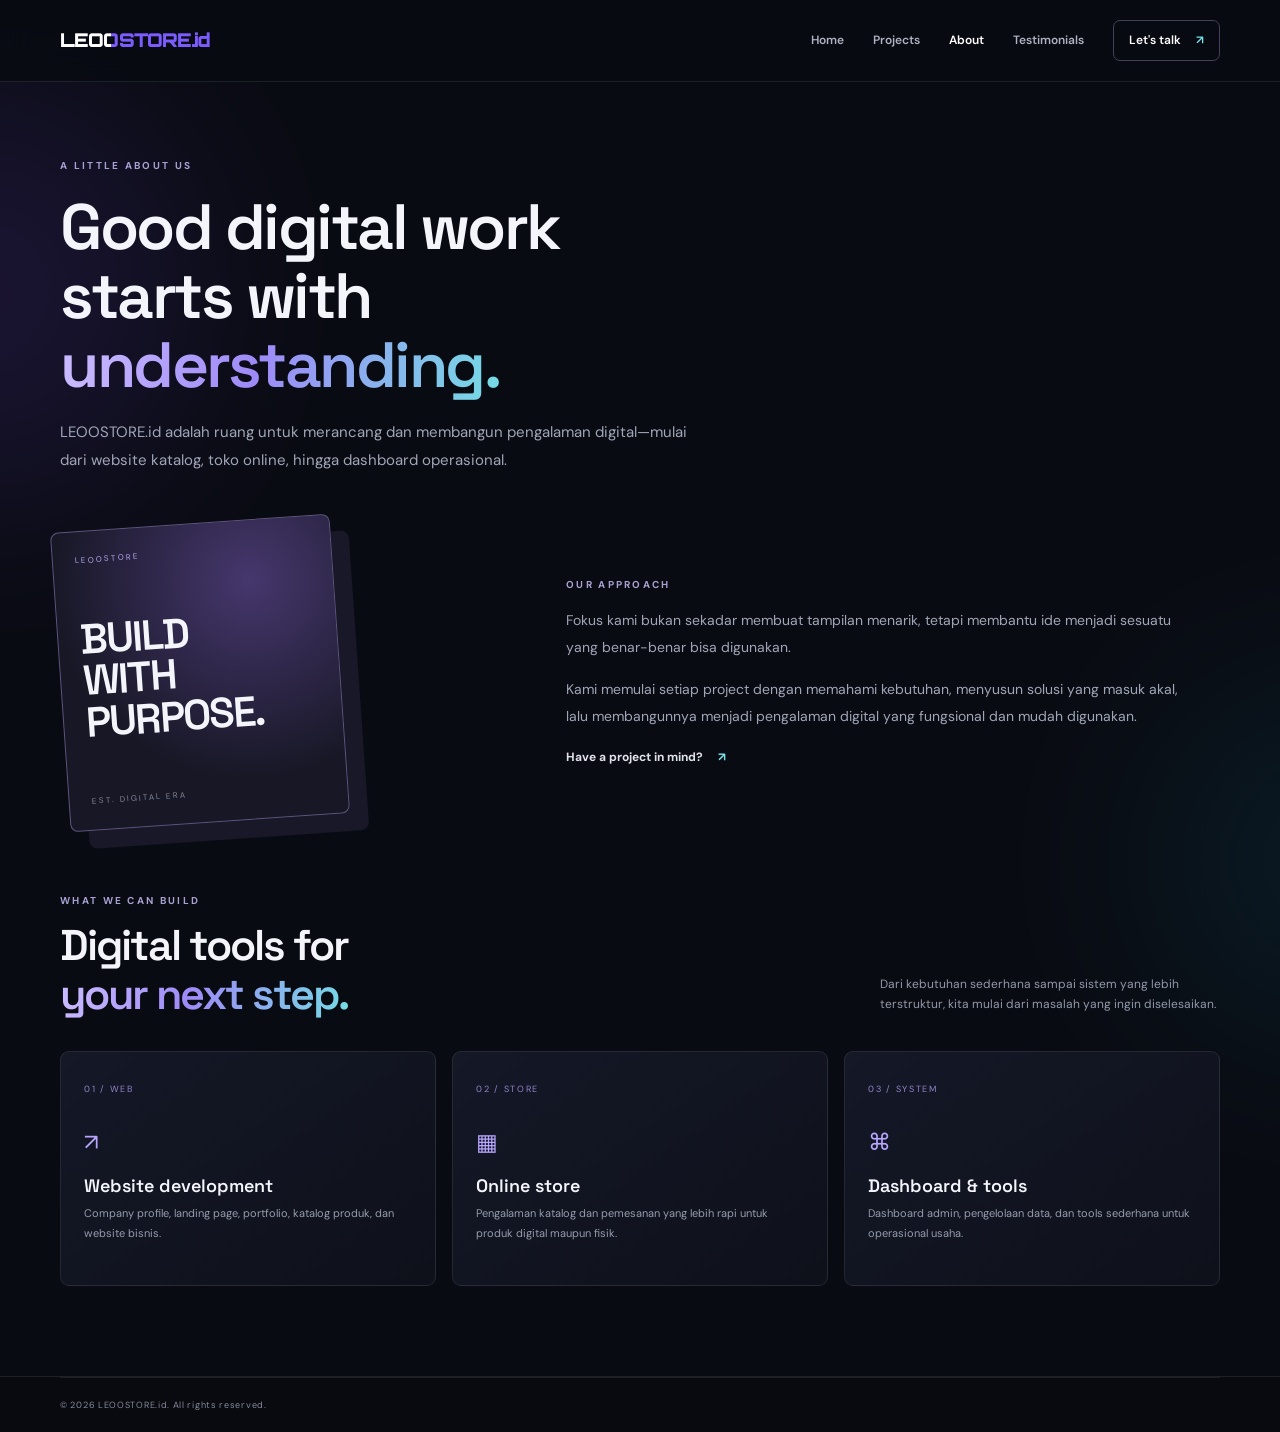
<file: about.html>
<!doctype html>
<html lang="id">
<head>
  <meta charset="utf-8"><meta name="viewport" content="width=device-width, initial-scale=1"><meta name="theme-color" content="#090b12">
  <meta name="description" content="About — LEOOSTORE.id">
  <title>About — LEOOSTORE.id</title>
  <link rel="preconnect" href="https://fonts.googleapis.com"><link rel="preconnect" href="https://fonts.gstatic.com" crossorigin>
  <link href="https://fonts.googleapis.com/css2?family=DM+Sans:wght@400;500;600;700&family=Space+Grotesk:wght@400;500;600;700&family=Orbitron:wght@400;500;600;700;800;900&family=Plus+Jakarta+Sans:wght@400;500;600;700;800&display=swap" rel="stylesheet">
  <link rel="stylesheet" href="assets/css/style.css?v=20261103-3"><link rel="stylesheet" href="assets/css/brand-animation.css?v=20261103-3">
  <script src="assets/js/app.js?v=20261103-3" defer></script>
</head>
<body><div class="ambient ambient-one"></div><div class="ambient ambient-two"></div>
  <header class="site-header">
    <a class="brand" href="index.html" aria-label="LEOOSTORE.id home"><span class="brand-wordmark">LEOOSTORE.id</span></a>
    <button class="menu-toggle" id="menuToggle" aria-label="Buka navigasi" aria-expanded="false"><span></span><span></span></button>
    <nav class="main-nav" id="mainNav">
      <a href="index.html">Home</a><a href="index.html#projects">Projects</a><a href="about.html" class="active">About</a><a href="testimonials.html">Testimonials</a><a class="nav-contact" href="index.html#contact">Let's talk <span>↗</span></a>
    </nav>
  </header>
  <main class="inner-page-main">
    <section class="section-wrap">
      <div class="page-intro"><div class="eyebrow">A LITTLE ABOUT US</div><h1>Good digital work<br>starts with <span class="gradient-text">understanding.</span></h1><p>LEOOSTORE.id adalah ruang untuk merancang dan membangun pengalaman digital—mulai dari website katalog, toko online, hingga dashboard operasional.</p></div>
      <div class="about-page-grid">
        <div class="about-stamp"><span>LEOOSTORE</span><b>BUILD<br>WITH<br>PURPOSE.</b><small>EST. DIGITAL ERA</small></div>
        <div class="about-page-copy"><div class="eyebrow">OUR APPROACH</div><p>Fokus kami bukan sekadar membuat tampilan menarik, tetapi membantu ide menjadi sesuatu yang benar-benar bisa digunakan.</p><p>Kami memulai setiap project dengan memahami kebutuhan, menyusun solusi yang masuk akal, lalu membangunnya menjadi pengalaman digital yang fungsional dan mudah digunakan.</p><a class="text-link" href="index.html#contact">Have a project in mind? <span>↗</span></a></div>
      </div>
      <div class="about-page-services">
        <div class="section-heading"><div><div class="eyebrow">WHAT WE CAN BUILD</div><h2>Digital tools for<br><span class="gradient-text">your next step.</span></h2></div><p>Dari kebutuhan sederhana sampai sistem yang lebih terstruktur, kita mulai dari masalah yang ingin diselesaikan.</p></div>
        <div class="service-grid">
          <article class="service-card"><span class="service-number">01 / WEB</span><div class="service-icon">↗</div><h3>Website development</h3><p>Company profile, landing page, portfolio, katalog produk, dan website bisnis.</p></article>
          <article class="service-card"><span class="service-number">02 / STORE</span><div class="service-icon">▦</div><h3>Online store</h3><p>Pengalaman katalog dan pemesanan yang lebih rapi untuk produk digital maupun fisik.</p></article>
          <article class="service-card"><span class="service-number">03 / SYSTEM</span><div class="service-icon">⌘</div><h3>Dashboard &amp; tools</h3><p>Dashboard admin, pengelolaan data, dan tools sederhana untuk operasional usaha.</p></article>
        </div>
      </div>
    </section>
  </main>
  <footer class="site-footer"><div class="section-wrap footer-bottom"><span>© 2026 LEOOSTORE.id. All rights reserved.</span></div></footer>
</body></html>
</file>
<file: assets/css/style.css>
:root{--bg:#090b12;--panel:#10131e;--panel2:#141827;--text:#f4f5fb;--muted:#9298aa;--line:rgba(255,255,255,.09);--purple:#a78bfa;--cyan:#76e4ed;--font:'DM Sans',sans-serif;--display:'Space Grotesk',sans-serif}*{box-sizing:border-box}html,body{width:100%;min-width:0}html{scroll-behavior:smooth;scroll-padding-top:90px}body{margin:0;background:var(--bg);color:var(--text);font-family:var(--font);font-size:15px;line-height:1.65;overflow-x:hidden}a{color:inherit;text-decoration:none}button{font:inherit}.ambient{position:absolute;pointer-events:none;filter:blur(100px);opacity:.16;border-radius:50%;z-index:-1}.ambient-one{width:420px;height:420px;background:#7446d9;top:80px;left:-230px}.ambient-two{width:360px;height:360px;background:#126b82;top:680px;right:-230px}.section-wrap{width:calc(100% - 48px);max-width:1160px;margin-inline:auto}.site-header{width:100%;height:82px;position:sticky;top:0;z-index:100;padding:0 max(24px,calc((100% - 1160px)/2));display:flex;align-items:center;justify-content:space-between;border-bottom:1px solid var(--line);position:sticky;top:0;background:rgba(9,11,18,.84);backdrop-filter:blur(18px);z-index:20}.brand{display:inline-flex;align-items:center;gap:10px;font:700 17px var(--display);letter-spacing:-.6px}.brand-mark{width:31px;height:31px;border-radius:9px;background:linear-gradient(135deg,#a78bfa,#5b4acb);display:grid;place-items:center;color:white;font-size:18px}.brand-dot{color:var(--purple)}.main-nav{display:flex;align-items:center;gap:29px;color:#aeb2c1;font-size:12px;font-weight:600}.main-nav a{transition:.2s}.main-nav a:hover,.main-nav a.active{color:white}.main-nav .nav-contact{color:white;border:1px solid #454057;border-radius:7px;padding:10px 15px}.nav-contact span,.button span,.text-link span{margin-left:12px;color:var(--cyan)}.menu-toggle{display:none;background:none;border:0}.hero{min-height:680px;padding-top:112px;padding-bottom:90px;display:grid;grid-template-columns:1fr 1.05fr;align-items:center;position:relative}.hero-copy{position:relative;z-index:2}.eyebrow{font-size:10px;font-weight:700;letter-spacing:2.3px;color:#a9a1d2;display:flex;align-items:center;gap:10px}.pulse{width:7px;height:7px;border-radius:50%;background:#80e3c2;box-shadow:0 0 14px #80e3c2}.hero h1{font:600 clamp(48px,6.2vw,76px)/1.06 var(--display);letter-spacing:-4px;margin:25px 0}.gradient-text{background:linear-gradient(100deg,#c7b8ff 5%,#9e8af7 45%,#74dce5 100%);-webkit-background-clip:text;background-clip:text;color:transparent}.hero-lead{max-width:475px;color:#a9afc0;font-size:16px;line-height:1.85}.hero-actions{display:flex;align-items:center;gap:28px;margin-top:34px}.button{display:inline-flex;align-items:center;justify-content:center;padding:14px 20px;border-radius:7px;font-size:12px;font-weight:700;transition:transform .2s,box-shadow .2s}.button:hover{transform:translateY(-2px)}.button-primary{background:linear-gradient(110deg,#9a80f1,#7466db);box-shadow:0 8px 30px #7860d333;color:white}.button-primary span{color:#d8ffff}.text-link{font-size:12px;font-weight:700;color:#e1e2eb}.hero-note{display:flex;align-items:center;gap:12px;margin-top:66px;color:#777e91;font-size:9px;letter-spacing:1.8px}.note-line{width:35px;height:1px;background:#7e70c5}.hero-visual{height:440px;position:relative;display:grid;place-items:center}.visual-orbit{position:absolute;border:1px solid rgba(174,155,255,.15);border-radius:50%;transform:rotate(-25deg)}.orbit-a{width:520px;height:280px}.orbit-b{width:430px;height:360px;transform:rotate(35deg)}.visual-window{width:min(480px,100%);height:315px;border:1px solid #44445c;border-radius:12px;background:linear-gradient(145deg,#171b2b,#0e111b);box-shadow:0 35px 90px #0009,0 0 70px #8067df22;overflow:hidden;transform:perspective(1000px) rotateY(-8deg) rotateX(3deg);position:relative;z-index:2}.window-top{height:38px;border-bottom:1px solid var(--line);display:flex;align-items:center;padding:0 14px;gap:13px;color:#72798c;font-size:8px}.window-dots{display:flex;gap:4px}.window-dots i{width:6px;height:6px;border-radius:50%;background:#625b79}.window-dots i:nth-child(2){background:#4c8290}.window-dots i:nth-child(3){background:#7c7399}.window-lock{margin-left:auto;color:#7fbaa9;font-size:7px}.mock-layout{display:flex;height:calc(100% - 38px)}.mock-side{width:54px;border-right:1px solid var(--line);display:flex;align-items:center;flex-direction:column;gap:25px;padding-top:18px}.mock-logo{font:700 19px var(--display);color:#b8a5ff}.mock-side i{width:15px;height:15px;border:1px solid #55536e;border-radius:4px}.mock-main{padding:26px 28px;flex:1}.mock-greeting{font-size:7px;letter-spacing:2px;color:#9b8ad7}.mock-heading{font:600 31px/1.08 var(--display);margin-top:12px;letter-spacing:-1px}.mock-heading em{font-style:normal;color:#a996f6}.mock-bars{display:flex;gap:7px;margin-top:16px}.mock-bars i{height:4px;width:52px;background:#6d5bb7;border-radius:5px}.mock-bars i:nth-child(2){width:30px;background:#397c8a}.mock-bars i:nth-child(3){width:18px;background:#4b5067}.mock-cards{display:flex;gap:8px;margin-top:25px}.mock-cards div{height:67px;flex:1;border:1px solid #34364c;border-radius:5px;background:linear-gradient(145deg,#292541,#151a28)}.mock-cards div:nth-child(2){background:linear-gradient(145deg,#17313c,#151a28)}.mock-footer{display:flex;justify-content:space-between;margin-top:20px;font-size:7px;letter-spacing:1px;color:#81869a}.mock-footer b{color:#b2a3ed}.float-chip{position:absolute;z-index:3;background:#191d2b;border:1px solid #45445b;border-radius:9px;padding:12px 15px;display:flex;align-items:center;gap:10px;box-shadow:0 15px 40px #0007}.float-chip b,.float-chip small{display:block}.float-chip b{font-size:10px}.float-chip small{font-size:8px;color:#9298aa;margin-top:2px}.chip-top{top:39px;right:-2px}.chip-bottom{bottom:42px;left:-4px}.chip-icon{font-size:20px;color:#b5a3ff}.chip-check{width:22px;height:22px;border-radius:50%;display:grid;place-items:center;background:#245d58;color:#9af0d3;font-size:12px}.scroll-cue{position:absolute;bottom:27px;left:0;font-size:8px;letter-spacing:2px;color:#71778a;display:flex;align-items:center;gap:10px}.scroll-cue span{height:28px;width:16px;border:1px solid #5a5d70;border-radius:12px;position:relative}.scroll-cue span:after{content:'';position:absolute;top:5px;left:6px;width:2px;height:5px;background:#a99bea;border-radius:2px}.intro-strip{border-block:1px solid var(--line);background:#0d1019}.strip-inner{min-height:70px;display:flex;justify-content:space-between;align-items:center;gap:15px;color:#858b9d;font-size:9px;letter-spacing:1.8px;font-weight:700}.strip-star{color:#8f7be0;font-size:15px}.projects-section{padding-top:115px;padding-bottom:120px}.section-heading{display:flex;justify-content:space-between;align-items:end;gap:35px;margin-bottom:38px}.section-heading h2,.about-copy h2,.testimonial-inner h2{font:600 clamp(34px,4.3vw,49px)/1.14 var(--display);letter-spacing:-2px;margin:17px 0 0}.section-heading>p{max-width:340px;color:var(--muted);font-size:13px;margin:0 0 5px}.filter-row{display:flex;gap:9px;flex-wrap:wrap;margin-bottom:23px}.filter-chip{border:1px solid var(--line);background:transparent;color:#9ca2b4;padding:8px 14px;border-radius:30px;font-size:10px;cursor:pointer}.filter-chip:hover,.filter-chip.active{background:#27233c;border-color:#7161b1;color:#e8e2ff}.project-grid{display:grid;grid-template-columns:repeat(3,1fr);gap:19px}.project-card{background:var(--panel);border:1px solid var(--line);border-radius:10px;overflow:hidden;transition:.25s}.project-card:hover{transform:translateY(-5px);border-color:#6b5da5;box-shadow:0 18px 45px #0004}.project-art{height:205px;position:relative;overflow:hidden;background:radial-gradient(circle at 70% 20%,#4a367e,#171a2b 50%,#10131e)}.project-art:before{content:'';position:absolute;inset:20px 25px 0;border:1px solid #a99af044;border-bottom:0;border-radius:7px 7px 0 0;background:linear-gradient(145deg,#ffffff0d,#ffffff02);box-shadow:0 0 50px #9d7cf422}.project-art:after{content:'';position:absolute;left:42px;right:42px;top:50px;height:95px;border-radius:5px;background:linear-gradient(100deg,#9a7ce533,#70d8df22);border:1px solid #b9b0ff33}.art-label{position:absolute;z-index:2;top:18px;left:20px;font-size:8px;letter-spacing:2px;color:#d1c5ff}.art-monogram{position:absolute;z-index:2;left:45px;top:67px;font:600 38px var(--display);color:#fff;text-shadow:0 5px 20px #0008}.project-info{padding:19px 20px 21px}.project-meta{display:flex;justify-content:space-between;gap:10px;color:#9d91d8;font-size:9px;letter-spacing:1.2px;text-transform:uppercase}.project-info h3{font:600 19px var(--display);margin:10px 0 6px}.project-info p{font-size:11px;color:#9298aa;line-height:1.7;min-height:38px;margin:0 0 16px}.project-links{display:flex;align-items:center;gap:17px}.project-links a{font-size:10px;font-weight:700;color:#e6e4f1}.project-links a span{color:var(--cyan);margin-left:5px}.project-status{font-size:9px;color:#d5b879;border:1px solid #76623b;padding:4px 8px;border-radius:20px}.project-footnote{display:flex;gap:9px;align-items:center;color:#737a8d;font-size:10px;margin-top:25px}.tiny-star{color:#a28cf1}.about-section{background:linear-gradient(110deg,#111321,#0d111b);border-block:1px solid var(--line);padding:100px 0}.about-grid{display:grid;grid-template-columns:.8fr 1.2fr;gap:90px;align-items:center}.about-stamp{width:280px;height:300px;border:1px solid #5e547f;background:radial-gradient(circle at 70% 20%,#46376d,#171725 65%);border-radius:8px;padding:22px;display:flex;flex-direction:column;justify-content:space-between;box-shadow:18px 18px 0 #a18be51a;transform:rotate(-4deg)}.about-stamp>span,.about-stamp small{font-size:8px;letter-spacing:2px;color:#b5a6ed}.about-stamp b{font:600 42px/.98 var(--display);letter-spacing:-2px}.about-stamp small{color:#83869a}.about-copy h2{margin-bottom:20px}.about-copy p{max-width:550px;color:#a0a6b7;font-size:13px;line-height:1.9}.about-copy .text-link{display:inline-block;margin-top:18px}.services-section{padding-top:115px;padding-bottom:120px}.service-grid{display:grid;grid-template-columns:repeat(3,1fr);gap:16px}.service-card{min-height:235px;padding:23px;border:1px solid var(--line);border-radius:9px;background:linear-gradient(145deg,#141827,#0e111a);position:relative}.service-number{font-size:9px;letter-spacing:1.7px;color:#9184ca}.service-icon{font-size:23px;color:#b8a6ff;margin-top:24px}.service-card h3{font:600 18px var(--display);margin:12px 0 7px}.service-card p{font-size:11px;color:#969cad;line-height:1.8;margin:0}.testimonial-section{background:#10131e;border-block:1px solid var(--line);padding:85px 0}.testimonial-inner{display:grid;grid-template-columns:1fr 1fr;gap:70px;align-items:center}.testimonial-empty{border-left:1px solid #62568e;padding:12px 0 12px 30px;position:relative}.quote-mark{font:60px Georgia;color:#9e8ae7;line-height:.8}.testimonial-empty p{font:500 17px var(--display);color:#d4d5e0}.testimonial-empty small{color:#81889a;font-size:10px}.contact-section{padding-top:105px;padding-bottom:105px}.contact-panel{text-align:center;position:relative;overflow:hidden;border:1px solid #4b426d;border-radius:13px;padding:72px 25px;background:radial-gradient(ellipse at 50% 120%,#4b367d55,transparent 55%),linear-gradient(135deg,#171829,#10131e)}.contact-panel .eyebrow{justify-content:center}.contact-panel h2{font:600 clamp(38px,5vw,57px)/1.1 var(--display);letter-spacing:-2px;margin:18px 0}.contact-panel>p{max-width:490px;margin:0 auto 25px;color:#a1a6b6;font-size:13px}.contact-panel>small{display:block;color:#747b8d;font-size:9px;margin-top:15px}.site-footer{border-top:1px solid var(--line);background:#080a10}.footer-main,.footer-bottom{display:flex;justify-content:space-between;align-items:center}.footer-main{min-height:90px}.footer-main>span,.footer-main>a:last-child,.footer-bottom{font-size:9px;color:#858b9b;letter-spacing:.7px}.footer-main>a:last-child{color:#c5c1d8}.footer-bottom{border-top:1px solid var(--line);min-height:48px}.footer-bottom a{color:#aaa1d4}.skeleton .project-art{background:linear-gradient(90deg,#161a29,#242139,#161a29);background-size:200% 100%;animation:shimmer 1.5s infinite}@keyframes shimmer{to{background-position:-200% 0}}.empty-state{grid-column:1/-1;padding:45px;text-align:center;border:1px dashed #49445d;border-radius:10px;color:#9da2b2;font-size:12px}

@media (max-width: 850px) {
  .hero { grid-template-columns: 1fr; padding-top: 85px; gap: 25px; }
  .hero-visual { height: 390px; max-width: 600px; width: 100%; margin: auto; }
  .hero-copy { max-width: 650px; }
  .hero-note { margin-top: 42px; }
  .project-grid { grid-template-columns: repeat(2, minmax(0, 1fr)); }
  .about-grid { gap: 45px; }
  .strip-inner { flex-wrap: wrap; justify-content: center; padding-block: 18px; }
  .strip-inner span:nth-of-type(even) { display: none; }
}

@media (max-width: 620px) {
  html { overflow-x: clip; }
  body { overflow-x: clip; }
  .ambient-one { left: -230px; }
  .ambient-two { right: 0; }
  .ambient-two { right: 0; }
  html, body { width: 100%; max-width: 100%; min-width: 0; }
  body { margin: 0; overflow-x: hidden; }
  .site-header { width: 100%; height: 70px; padding: 0 18px; }
  main, .intro-strip, .about-section, .testimonial-section, .site-footer {
    display: block;
    width: 100%;
    max-width: 100%;
    margin-left: 0;
    margin-right: 0;
  }
  .section-wrap {
    display: block;
    width: 100%;
    max-width: none;
    margin-left: 0;
    margin-right: 0;
    padding-left: 18px;
    padding-right: 18px;
  }
  .menu-toggle { display: flex; width: 38px; height: 38px; flex-direction: column; justify-content: center; gap: 6px; padding: 8px; }
  .menu-toggle span { height: 1px; width: 21px; background: white; display: block; }
  .main-nav { display: none; position: absolute; top: 69px; left: 0; right: 0; padding: 20px; background: #0d1019; border-bottom: 1px solid var(--line); flex-direction: column; align-items: stretch; gap: 0; }
  .main-nav.open { display: flex; }
  .main-nav a { padding: 12px 5px; }
  .main-nav .nav-contact { text-align: center; margin-top: 8px; }
  .hero { width: 100%; padding-top: 75px; padding-bottom: 80px; min-height: auto; grid-template-columns: minmax(0, 1fr); }
  .hero h1 { font-size: 49px; letter-spacing: -2.8px; }
  .hero-lead { font-size: 14px; }
  .hero-actions { gap: 17px; flex-wrap: wrap; }
  .hero-note { font-size: 8px; letter-spacing: 1px; margin-top: 42px; }
  .hero-visual { width: 100%; height: 300px; margin-top: 5px; }
  .visual-window { height: 230px; transform: perspective(800px) rotateY(-4deg) rotateX(2deg); }
  .mock-main { padding: 18px; }
  .mock-heading { font-size: 24px; }
  .mock-cards div { height: 45px; }
  .mock-footer { margin-top: 12px; }
  .orbit-a { width: 350px; height: 200px; }
  .orbit-b { width: 300px; height: 250px; }
  .chip-top { top: 5px; right: 0; }
  .chip-bottom { bottom: 10px; left: 0; }
  .float-chip { padding: 9px 11px; }
  .scroll-cue { bottom: 20px; }
  .strip-inner { width: 100%; min-height: 70px; font-size: 8px; letter-spacing: 1px; flex-wrap: wrap; justify-content: center; padding-top: 18px; padding-bottom: 18px; }
  .projects-section, .services-section { padding-top: 80px; padding-bottom: 85px; }
  .section-heading { display: block; }
  .section-heading h2, .about-copy h2, .testimonial-inner h2 { font-size: 37px; }
  .section-heading > p { margin-top: 17px; }
  .project-grid { grid-template-columns: minmax(0, 1fr); }
  .project-art { height: 210px; }
  .about-section { padding: 75px 0; }
  .about-grid { grid-template-columns: minmax(0, 1fr); gap: 48px; }
  .about-stamp { width: 230px; height: 245px; margin: auto; }
  .about-stamp b { font-size: 36px; }
  .service-grid { grid-template-columns: minmax(0, 1fr); }
  .service-card { min-height: 195px; }
  .testimonial-section { padding: 70px 0; }
  .testimonial-inner { grid-template-columns: minmax(0, 1fr); gap: 30px; }
  .testimonial-empty { padding-left: 20px; }
  .contact-section { padding-top: 75px; padding-bottom: 75px; }
  .contact-panel { padding: 55px 20px; }
  .footer-main { padding-top: 22px; padding-bottom: 22px; gap: 12px; flex-wrap: wrap; }
  .footer-main > span { order: 3; width: 100%; }
  .footer-bottom { font-size: 8px; }
  .footer-bottom a { font-size: 8px; }
}


/* Dedicated About and Testimonials pages */
.inner-page-main{min-height:calc(100vh - 220px);padding-top:76px;padding-bottom:90px}.page-intro{max-width:760px;margin-bottom:48px}.page-intro h1{font:600 clamp(40px,6vw,64px)/1.08 var(--display);letter-spacing:-2.5px;margin:18px 0}.page-intro p{max-width:650px;color:#a0a6b7;line-height:1.9}.about-page-grid{display:grid;grid-template-columns:.8fr 1.2fr;gap:70px;align-items:center}.about-page-copy p{max-width:620px;color:#a0a6b7;font-size:14px;line-height:1.95}.about-page-services{margin-top:70px}.about-page-services .section-heading{margin-bottom:32px}.testimonial-page-grid{display:grid;grid-template-columns:1fr 1fr;gap:50px;align-items:center}.testimonial-page-card{border:1px solid var(--line);border-left:2px solid #62568e;border-radius:10px;padding:28px;background:linear-gradient(145deg,#141827,#0e111a)}.testimonial-page-card .quote-mark{font:60px Georgia;color:#9e8ae7;line-height:.8}.testimonial-page-card p{font:500 18px var(--display);color:#d4d5e0;line-height:1.6}.testimonial-page-card small{color:#81889a;font-size:11px}@media(max-width:620px){.inner-page-main{padding-top:55px;padding-bottom:65px}.about-page-grid,.testimonial-page-grid{grid-template-columns:minmax(0,1fr);gap:38px}.about-page-services{margin-top:55px}.page-intro{margin-bottom:35px}.about-stamp{margin-inline:auto}}


/* Portfolio multi-image gallery */
.project-gallery{height:205px;display:grid;gap:3px;overflow:hidden;background:#10131e}
.project-gallery.two{grid-template-columns:1fr 1fr}
.project-gallery img{width:100%;height:100%;min-width:0;object-fit:cover;display:block}
.project-gallery.swipe{display:flex;overflow-x:auto;overflow-y:hidden;scroll-snap-type:x mandatory;scrollbar-width:thin;scrollbar-color:#8e7bdd #171a29;overscroll-behavior-x:contain}
.project-gallery.swipe img{flex:0 0 100%;width:100%;height:205px;scroll-snap-align:start}
.project-art img{width:100%;height:100%;object-fit:cover;display:block}
@media(max-width:620px){.project-gallery,.project-gallery.swipe img{height:210px}}


/* Admin-selected project media ratios */
.project-art.ratio-16-9,.project-gallery.ratio-16-9{aspect-ratio:16/9;height:auto}
.project-art.ratio-9-16,.project-gallery.ratio-9-16{aspect-ratio:9/16;height:auto}
.project-art.ratio-1-1,.project-gallery.ratio-1-1{aspect-ratio:1/1;height:auto}
.project-art.ratio-16-9 img,.project-art.ratio-9-16 img,.project-art.ratio-1-1 img{width:100%;height:100%;object-fit:cover}
.project-gallery.ratio-16-9 img,.project-gallery.ratio-9-16 img,.project-gallery.ratio-1-1 img{height:100%}
.project-gallery.swipe.ratio-16-9 img{height:100%;flex-basis:100%}
.project-gallery.swipe.ratio-9-16 img{height:100%;flex-basis:100%}
.project-gallery.swipe.ratio-1-1 img{height:100%;flex-basis:100%}


/* Full project descriptions */
.project-description-preview p{margin:0 0 9px;white-space:pre-line;overflow-wrap:anywhere}
.description-more{border:0;background:transparent;padding:0;color:#a99af5;font-size:11px;font-weight:700;cursor:pointer}
.description-more:hover{color:#76e4ed}
.description-modal[hidden]{display:none!important}
.description-modal{position:fixed;inset:0;z-index:999;display:grid;place-items:center;padding:20px;background:rgba(3,5,12,.82);backdrop-filter:blur(12px)}
.description-modal-panel{width:min(720px,100%);max-height:min(82vh,780px);display:flex;flex-direction:column;border:1px solid #51496f;border-radius:14px;background:linear-gradient(145deg,#171a29,#0d111b);box-shadow:0 25px 90px #000b;overflow:hidden}
.description-modal-head{display:flex;align-items:center;justify-content:space-between;gap:16px;padding:18px 22px;border-bottom:1px solid var(--line)}
.description-modal-head h2{font:600 20px var(--display);margin:0}
.description-modal-head button{border:0;background:transparent;color:#c9c3e4;font-size:29px;line-height:1;cursor:pointer}
.description-modal-body{padding:22px;overflow:auto;color:#c2c6d3;font-size:13px;line-height:1.9;white-space:pre-wrap;overflow-wrap:anywhere}
body.modal-open{overflow:hidden}

/* Refined project card layout */
.project-info h3{margin:0 0 10px}
.project-description-preview p{display:-webkit-box;-webkit-line-clamp:2;-webkit-box-orient:vertical;overflow:hidden;min-height:0;margin:0 0 10px;line-height:1.75}
.description-more{font-size:12px;line-height:1.5}
.project-links{margin-top:15px}
.project-card-footer{display:grid;gap:12px;margin-top:28px;padding-top:16px;border-top:1px solid var(--line)}
.project-card-footer .project-meta{align-items:center}
.project-price{display:flex;align-items:center;justify-content:space-between;gap:12px;color:#969cad;font-size:11px}
.project-price strong{color:#d8d0ff;font-size:12px;text-align:right}

/* Project card metadata sits above the project title */
.project-info>.project-meta{display:flex;align-items:center;justify-content:space-between;gap:10px;margin-bottom:16px}
.project-info>.project-price{display:flex;align-items:center;justify-content:space-between;gap:12px;margin:-5px 0 16px;color:#969cad;font-size:11px}
.project-info>.project-price strong{color:#d8d0ff;font-size:12px;text-align:right}
.project-info>h3{margin:0 0 9px}
.project-description-preview p{display:-webkit-box;-webkit-line-clamp:2;-webkit-box-orient:vertical;overflow:hidden;min-height:0;margin:0 0 10px;line-height:1.75}

/* All project galleries with multiple photos use horizontal swipe */
.project-gallery.swipe{display:flex!important;flex-wrap:nowrap!important;overflow-x:auto!important;overflow-y:hidden!important;scroll-snap-type:x mandatory!important;-webkit-overflow-scrolling:touch;touch-action:pan-x pan-y;cursor:grab}
.project-gallery.swipe:active{cursor:grabbing}
.project-gallery.swipe img{flex:0 0 100%!important;min-width:100%!important;max-width:100%!important;scroll-snap-align:start;user-select:none;-webkit-user-drag:none}
.project-gallery.swipe::-webkit-scrollbar{height:4px}
.project-gallery.swipe::-webkit-scrollbar-thumb{background:#8e7bdd;border-radius:8px}

.admin-site-header{position:sticky;top:0;z-index:100;background:#090b12ef;backdrop-filter:blur(18px);border-bottom:1px solid var(--line);padding:0 max(20px,calc((100vw - 1050px)/2));display:flex;align-items:center;justify-content:space-between;min-height:72px}.admin-site-header .brand{font-family:var(--display);font-weight:800;color:#fff;text-decoration:none}.admin-site-header .main-nav{display:flex;align-items:center;gap:25px}.admin-site-header .main-nav a{color:#aeb2c1;text-decoration:none;font-size:13px}.admin-site-header .main-nav a:hover{color:#c3b2ff}.admin-menu-toggle{display:none;background:none;border:0;padding:10px}.admin-menu-toggle span{display:block;width:22px;height:2px;background:#eee;margin:5px}.admin-section{scroll-margin-top:90px}.admin-stats{display:grid;grid-template-columns:repeat(3,1fr);gap:12px;margin:18px 0}.admin-stat{background:#111522;border:1px solid var(--line);border-radius:12px;padding:17px}.admin-stat strong{display:block;font:700 25px var(--display);color:#d6caff}.admin-stat span{font-size:11px;color:#9ba2b5}.testimonial-admin-form{display:grid;grid-template-columns:repeat(2,minmax(0,1fr));gap:12px}.testimonial-admin-form label{display:grid;gap:6px;font-size:12px;color:#cbd0df}.testimonial-admin-form input,.testimonial-admin-form textarea,.testimonial-admin-form select{width:100%;background:#090d18;border:1px solid #35394d;border-radius:8px;color:#f5f4ff;padding:12px;font:inherit;color-scheme:dark}.testimonial-admin-form textarea{min-height:110px;resize:vertical}.testimonial-admin-form .wide{grid-column:1/-1}.testimonial-stars{color:#c8b7ff;letter-spacing:3px;margin:6px 0}@media(max-width:720px){.admin-menu-toggle{display:block}.admin-site-header .main-nav{display:none;position:absolute;top:71px;left:0;right:0;background:#0d111b;border-bottom:1px solid var(--line);padding:15px 20px 20px;flex-direction:column;align-items:stretch;gap:0}.admin-site-header .main-nav.open{display:flex}.admin-site-header .main-nav a{padding:13px 5px;border-bottom:1px solid #ffffff10}.admin-stats{grid-template-columns:1fr 1fr}.testimonial-admin-form{grid-template-columns:1fr}.testimonial-admin-form .wide{grid-column:auto}}
.testimonial-images{display:flex;gap:8px;overflow-x:auto;scroll-snap-type:x mandatory;margin:10px 0 14px;-webkit-overflow-scrolling:touch}.testimonial-images img{flex:0 0 100%;width:100%;max-height:320px;object-fit:cover;border-radius:10px;scroll-snap-align:start}

/* Homepage testimonials */
.home-testimonials-section{padding-top:clamp(65px,9vw,110px);padding-bottom:clamp(65px,9vw,110px)}
.home-testimonial-grid{display:grid;grid-template-columns:repeat(3,minmax(0,1fr));gap:16px;margin-top:34px}
.home-testimonial-grid .testimonial-page-card{min-width:0}
.home-testimonial-grid .testimonial-page-card p{font-size:15px;white-space:pre-line;overflow-wrap:anywhere}
.testimonial-stars{color:#b8a4ff;letter-spacing:3px;font-size:13px;margin:18px 0 10px}
.testimonial-images{display:flex;gap:9px;overflow-x:auto;margin:14px 0;scroll-snap-type:x mandatory}
.testimonial-images img{width:min(100%,220px);height:145px;flex:0 0 auto;object-fit:cover;border-radius:8px;scroll-snap-align:start;border:1px solid var(--line)}
.home-testimonial-foot{display:flex;justify-content:flex-end;margin-top:24px}
@media(max-width:800px){.home-testimonial-grid{grid-template-columns:repeat(2,minmax(0,1fr))}}
@media(max-width:560px){.home-testimonial-grid{grid-template-columns:minmax(0,1fr)}.home-testimonial-grid .testimonial-page-card{padding:22px}}


/* Swipeable testimonial media gallery: show complete photos and videos */
.testimonial-media-track{display:flex;gap:10px;width:100%;min-width:0;overflow-x:auto;overflow-y:hidden;margin:14px 0 18px;padding:0 0 9px;scroll-snap-type:x mandatory;scrollbar-width:thin;scrollbar-color:#8e7bdd #171a29;-webkit-overflow-scrolling:touch;overscroll-behavior-x:contain;touch-action:pan-x pan-y}
.testimonial-media-slide{flex:0 0 100%;width:100%;min-width:0;min-height:120px;display:flex;align-items:center;justify-content:center;overflow:hidden;scroll-snap-align:start;border-radius:9px;background:#080b13;border:1px solid var(--line)}
.testimonial-media-slide img{display:block;width:100%;height:auto;max-height:360px;object-fit:contain;}
.testimonial-media-slide video{display:block;width:100%;height:auto;max-height:360px;object-fit:contain;background:#05070d}
.testimonial-media-slide video:focus-visible{outline:2px solid #a78bfa;outline-offset:2px}


/* LEOOSTORE branded testimonial video player */
.brand-video-player{position:relative;width:100%;background:radial-gradient(ellipse at 20% 0%,#292044,#080b13 72%);border:1px solid #65528f;border-radius:14px;overflow:hidden;isolation:isolate}
.brand-video-player video{display:block;width:100%;height:auto;max-height:360px;aspect-ratio:16/9;object-fit:contain;background:#05070d;cursor:pointer}
.brand-video-overlay{position:absolute;inset:0;display:grid;place-items:center;pointer-events:none;background:linear-gradient(180deg,#080b1300 45%,#080b1366)}
.brand-video-bigplay{pointer-events:auto;width:62px;height:62px;border:1px solid #d9ccff88;border-radius:50%;background:linear-gradient(135deg,#c2a8ff,#8e7bdd);color:#11101b;font-size:23px;padding-left:5px;box-shadow:0 8px 30px #0008;cursor:pointer}
.brand-video-bigplay[hidden]{display:none}
.brand-video-controls{display:grid;grid-template-columns:34px minmax(76px,auto) 1fr 32px 32px;align-items:center;gap:8px;padding:10px 12px 12px;background:linear-gradient(90deg,#171426,#101522);border-top:1px solid #a78bfa33}
.brand-video-controls button{width:32px;height:32px;border:1px solid #554575;border-radius:9px;background:#242039;color:#e9e2ff;font-size:15px;cursor:pointer}
.brand-video-controls .brand-video-time{font-size:11px;font-variant-numeric:tabular-nums;color:#c9c2dc;white-space:nowrap}
.brand-video-seek{width:100%;min-width:0;accent-color:#ae91ff;cursor:pointer}
.brand-video-controls button:active,.brand-video-bigplay:active{transform:scale(.96)}
@media(max-width:420px){.brand-video-controls{grid-template-columns:30px minmax(70px,auto) 1fr 28px 28px;gap:5px;padding:8px}.brand-video-controls button{width:28px;height:28px}.brand-video-controls .brand-video-time{font-size:10px}}
.brand-video-player:fullscreen{width:100vw;height:100vh;border:0;border-radius:0;display:flex;flex-direction:column;justify-content:center;background:#080b13}
.brand-video-player:fullscreen video{max-height:calc(100vh - 70px);flex:1;min-height:0;object-fit:contain}


/* v16: robust mobile branded player controls */
.brand-video-player .brand-video-controls{display:flex!important;flex-wrap:nowrap!important;align-items:center!important;gap:8px!important;width:100%!important;box-sizing:border-box!important;padding:10px 12px!important;background:linear-gradient(90deg,#171426,#101522)!important;border:0!important;border-top:1px solid #a78bfa55!important;min-height:54px!important}
.brand-video-player .brand-video-controls button{appearance:none!important;-webkit-appearance:none!important;display:inline-flex!important;flex:0 0 36px!important;align-items:center!important;justify-content:center!important;width:36px!important;min-width:36px!important;height:36px!important;min-height:36px!important;margin:0!important;padding:0!important;border:1px solid #65528f!important;border-radius:10px!important;background:linear-gradient(145deg,#30264a,#1b1b2d)!important;color:#e9e2ff!important;font:600 16px/1 Arial,sans-serif!important;box-shadow:0 3px 10px #0005!important}
.brand-video-player .brand-video-controls .brand-video-time{display:block!important;flex:0 0 auto!important;min-width:72px!important;color:#d8d1e8!important;font:500 11px/1.2 ui-monospace,monospace!important;white-space:nowrap!important;text-align:center!important}
.brand-video-player .brand-video-controls .brand-video-seek{appearance:none!important;-webkit-appearance:none!important;display:block!important;flex:1 1 auto!important;width:1%!important;min-width:30px!important;height:5px!important;margin:0!important;padding:0!important;border:0!important;border-radius:99px!important;background:#49415d!important;accent-color:#ae91ff!important}
.brand-video-player .brand-video-controls .brand-video-seek::-webkit-slider-thumb{-webkit-appearance:none;width:14px;height:14px;border-radius:50%;background:#b79aff;border:2px solid #f0eaff;box-shadow:0 0 0 3px #ae91ff33}
.brand-video-player .brand-video-controls .brand-video-seek::-moz-range-thumb{width:12px;height:12px;border-radius:50%;background:#b79aff;border:2px solid #f0eaff}
.brand-video-player .brand-video-controls button:active{transform:scale(.94)!important}
.brand-video-player video{display:block!important;width:100%!important;max-width:100%!important;height:auto!important;max-height:360px!important;aspect-ratio:auto!important;object-fit:contain!important;background:#05070d!important}
@media(max-width:420px){.brand-video-player .brand-video-controls{gap:5px!important;padding:8px!important;min-height:48px!important}.brand-video-player .brand-video-controls button{flex-basis:30px!important;width:30px!important;min-width:30px!important;height:30px!important;min-height:30px!important;font-size:14px!important}.brand-video-player .brand-video-controls .brand-video-time{min-width:65px!important;font-size:10px!important}}


/* Unified LEOOSTORE frame for every testimonial photo and video slide */
.testimonial-media-slide{padding:4px!important;border:1px solid #65528f!important;border-radius:14px!important;background:linear-gradient(145deg,#171426,#080b13)!important;box-sizing:border-box!important;min-height:140px!important}
.testimonial-media-slide>img{width:100%!important;max-height:360px!important;object-fit:contain!important;border-radius:10px!important;background:#05070d!important}
.testimonial-media-slide>.brand-video-player{width:100%!important;border:1px solid #65528f!important;border-radius:10px!important}
.testimonial-media-track{scroll-behavior:smooth;scroll-padding-inline:0}


/* Strong visible LEOOSTORE frame specifically around testimonial photos */
.testimonial-media-slide.testimonial-photo-slide{padding:7px!important;border:2px solid #8e7bdd!important;border-radius:16px!important;background:linear-gradient(135deg,#28203e 0%,#111523 55%,#28203e 100%)!important;box-shadow:0 0 0 1px #c4a7ff55,0 8px 24px #0007,inset 0 0 0 1px #ffffff0a!important;overflow:hidden!important}
.testimonial-media-slide.testimonial-photo-slide>img{display:block!important;width:100%!important;height:auto!important;max-height:360px!important;object-fit:contain!important;border:1px solid #a78bfa55!important;border-radius:10px!important;background:#080b13!important}


/* Compact project previews while preserving the admin-selected aspect ratio */
.project-art.ratio-16-9,.project-gallery.swipe.ratio-16-9{width:min(100%,420px)!important;max-width:420px!important;aspect-ratio:16/9!important;height:auto!important;margin-inline:auto!important}
.project-art.ratio-9-16,.project-gallery.swipe.ratio-9-16{width:min(100%,146px)!important;max-width:146px!important;aspect-ratio:9/16!important;height:auto!important;margin-inline:auto!important}
.project-art.ratio-1-1,.project-gallery.swipe.ratio-1-1{width:min(100%,260px)!important;max-width:260px!important;aspect-ratio:1/1!important;height:auto!important;margin-inline:auto!important}
.project-art.ratio-16-9 img,.project-art.ratio-9-16 img,.project-art.ratio-1-1 img,.project-gallery.swipe.ratio-16-9 img,.project-gallery.swipe.ratio-9-16 img,.project-gallery.swipe.ratio-1-1 img{width:100%!important;height:100%!important;object-fit:contain!important;background:#080b13!important}
.project-gallery.swipe.ratio-16-9,.project-gallery.swipe.ratio-9-16,.project-gallery.swipe.ratio-1-1{display:flex!important;overflow-x:auto!important;overflow-y:hidden!important;scroll-snap-type:x mandatory!important}
.project-gallery.swipe.ratio-16-9 img,.project-gallery.swipe.ratio-9-16 img,.project-gallery.swipe.ratio-1-1 img{flex:0 0 100%!important;min-width:100%!important;max-width:100%!important}
.project-links{display:flex;flex-wrap:wrap;align-items:center;gap:10px 16px}
.project-links .buy-website-link{display:inline-flex;align-items:center;justify-content:center;padding:9px 13px;border-radius:9px;border:1px solid #8e7bdd;background:linear-gradient(135deg,#a78bfa,#8068cb);color:#100d1b!important;font-size:11px;font-weight:800;box-shadow:0 5px 16px #8e7bdd22}
.project-links .buy-website-link:hover{filter:brightness(1.08);transform:translateY(-1px)}
@media(max-width:620px){.project-art.ratio-16-9,.project-gallery.swipe.ratio-16-9{width:min(100%,420px)!important}.project-art.ratio-9-16,.project-gallery.swipe.ratio-9-16{width:min(100%,146px)!important}.project-art.ratio-1-1,.project-gallery.swipe.ratio-1-1{width:min(100%,260px)!important}}

/* Project photo preview modal */
.project-preview-trigger{display:flex;margin:12px auto 0;padding:8px 14px;border:1px solid #7664b4;border-radius:8px;background:#171426;color:#d9ccff;font-size:11px;font-weight:700;cursor:pointer}
.project-preview-trigger:hover{background:#28203e;border-color:#ae91ff}
.project-preview-modal{position:fixed;inset:0;z-index:300;display:grid;place-items:center;padding:18px;background:#03040bdc;backdrop-filter:blur(12px)}
.project-preview-modal[hidden]{display:none}
.project-preview-panel{width:min(900px,100%);max-height:92dvh;display:flex;flex-direction:column;overflow:hidden;border:1px solid #65528f;border-radius:16px;background:linear-gradient(145deg,#171426,#0b0e18);box-shadow:0 24px 90px #000b}
.project-preview-head{height:52px;flex:0 0 52px;display:flex;align-items:center;justify-content:space-between;padding:0 16px;color:#cfc3f4;font-size:12px;font-weight:700;border-bottom:1px solid #ffffff15}
.project-preview-head button{width:34px;height:34px;border:1px solid #65528f;border-radius:9px;background:#242039;color:#fff;font-size:23px;line-height:1;cursor:pointer}
.project-preview-track{display:flex;flex:1;min-height:180px;max-height:calc(92dvh - 110px);overflow-x:auto;overflow-y:hidden;scroll-snap-type:x mandatory;scroll-behavior:smooth;overscroll-behavior-x:contain;touch-action:pan-x pan-y;-webkit-overflow-scrolling:touch;scrollbar-width:thin;scrollbar-color:#8e7bdd #171a29}
.project-preview-slide{flex:0 0 100%;width:100%;min-width:0;min-height:180px;display:grid;place-items:center;padding:12px;scroll-snap-align:center}
.project-preview-slide img{display:block;max-width:100%;max-height:calc(92dvh - 150px);width:auto;height:auto;object-fit:contain;border-radius:9px}
.project-preview-hint{margin:0;padding:10px 14px 13px;text-align:center;color:#9691aa;font-size:11px;border-top:1px solid #ffffff12}
.project-links{justify-content:space-between!important;width:100%}
.project-links .buy-website-link{margin-left:auto}
@media(max-width:560px){.project-preview-modal{padding:10px}.project-preview-panel{max-height:94dvh}.project-preview-track{max-height:calc(94dvh - 110px)}.project-preview-slide{padding:8px}.project-preview-slide img{max-height:calc(94dvh - 155px)}.project-preview-hint{font-size:10px}}

/* Clean project screenshots: remove decorative mockup overlays above real images */
.project-art:has(>img)::before,.project-art:has(>img)::after{display:none!important;content:none!important}

.project-links .admin-project-link{display:inline-flex;align-items:center;justify-content:center;padding:9px 13px;border-radius:9px;border:1px solid #4f9ba5;background:linear-gradient(135deg,#183640,#172b38);color:#b9f3f3!important;font-size:11px;font-weight:800}.project-links .admin-project-link:hover{filter:brightness(1.15);transform:translateY(-1px)}


/* Responsive media viewer: preserve each uploaded asset's native aspect ratio */
.media-lightbox{position:fixed;inset:0;z-index:1200;display:grid;place-items:center;padding:12px;background:#02030bed;backdrop-filter:blur(12px)}
.media-lightbox[hidden]{display:none!important}
.media-lightbox-inner{position:relative;width:100%;height:100%;display:grid;place-items:center;min-width:0;min-height:0}
.media-lightbox-close{position:absolute;top:max(8px,env(safe-area-inset-top));right:8px;z-index:2;width:42px;height:42px;border:1px solid #ffffff44;border-radius:50%;background:#171426;color:#fff;font-size:26px}
.media-lightbox img,.media-lightbox video{display:block;max-width:100%;max-height:calc(100dvh - 32px - env(safe-area-inset-top) - env(safe-area-inset-bottom));width:auto;height:auto;object-fit:contain;border-radius:8px}
.testimonial-photo-slide img{cursor:zoom-in}
.brand-video-player:fullscreen,
.brand-video-player:-webkit-full-screen{width:100vw!important;height:100vh!important;height:100dvh!important;max-width:none!important;max-height:none!important;display:flex!important;flex-direction:column!important;align-items:center!important;justify-content:center!important;gap:0!important;padding:0!important;border:0!important;border-radius:0!important;background:#02030b!important;overflow:hidden!important}
.brand-video-player:fullscreen video,
.brand-video-player:-webkit-full-screen video{flex:1 1 auto!important;width:auto!important;height:auto!important;min-width:0!important;min-height:0!important;max-width:100vw!important;max-height:calc(100dvh - 64px - env(safe-area-inset-top) - env(safe-area-inset-bottom))!important;aspect-ratio:auto!important;object-fit:contain!important}
.brand-video-player:fullscreen .brand-video-controls,
.brand-video-player:-webkit-full-screen .brand-video-controls{flex:0 0 auto!important;padding-bottom:max(10px,env(safe-area-inset-bottom))!important}
.brand-video-player:fullscreen .brand-video-overlay,
.brand-video-player:-webkit-full-screen .brand-video-overlay{position:absolute!important;inset:0 0 60px!important}

@media(max-width:650px){
 .media-lightbox{padding:6px}
 .media-lightbox img,.media-lightbox video{max-width:100%;max-height:calc(100dvh - 20px - env(safe-area-inset-top) - env(safe-area-inset-bottom))}
}


/* Hero proof points / editable portfolio benefits */
.hero-proof-grid{display:grid;grid-template-columns:repeat(2,minmax(0,1fr));gap:11px;margin:28px 0 20px;max-width:590px}
.hero-proof-card,.hero-proof-benefits{display:flex;align-items:flex-start;gap:13px;padding:15px 16px;border:1px solid var(--line);border-radius:13px;background:linear-gradient(145deg,#141827d9,#0d111bd9);min-width:0}
.hero-proof-benefits{grid-column:1/-1}
.proof-icon{flex:0 0 34px;width:34px;height:34px;display:grid;place-items:center;border-radius:10px;background:#a78bfa1b;color:#c4b5fd;font-size:20px}
.hero-proof-card strong{display:block;font:700 26px var(--display);line-height:1.15;color:#d9ccff;margin-bottom:3px}
.hero-proof-card b,.hero-proof-benefits b{display:block;color:#f2efff;font-size:13px;margin:2px 0 5px}
.hero-proof-card small{display:block;color:#9da5b8;font-size:11px;line-height:1.5}
.hero-proof-benefits ul{display:grid;grid-template-columns:repeat(2,minmax(0,1fr));gap:7px 18px;margin:9px 0 0;padding:0;list-style:none}
.hero-proof-benefits li{font-size:11px;color:#aeb5c8;line-height:1.5}.hero-proof-benefits li:before{content:'✓';color:#b9a6ff;margin-right:7px}
@media(max-width:650px){.hero-proof-grid{gap:8px;margin:22px 0 16px}.hero-proof-card,.hero-proof-benefits{padding:12px;gap:9px}.proof-icon{width:29px;height:29px;flex-basis:29px;font-size:17px}.hero-proof-card strong{font-size:23px}.hero-proof-card b,.hero-proof-benefits b{font-size:12px}.hero-proof-card small,.hero-proof-benefits li{font-size:10px}.hero-proof-benefits ul{grid-template-columns:1fr;gap:5px}}


/* Homepage spacing refinement — tighter rhythm, less unused space */
.hero{min-height:0;padding-top:66px;padding-bottom:54px;column-gap:42px}
.hero h1{margin:17px 0;font-size:clamp(43px,5.3vw,68px)}
.hero-lead{font-size:14px;line-height:1.7;max-width:455px}
.hero-proof-grid{margin:20px 0 14px;gap:9px}
.hero-proof-card,.hero-proof-benefits{padding:12px 13px;gap:10px;border-radius:10px}
.hero-proof-card strong{font-size:23px}
.hero-proof-card b,.hero-proof-benefits b{font-size:12px}
.hero-proof-card small,.hero-proof-benefits li{font-size:10px}
.hero-proof-benefits ul{gap:5px 14px;margin-top:6px}
.hero-note{margin-top:27px}
.hero-visual{height:370px}
.visual-window{height:285px}
.orbit-a{width:460px;height:250px}
.orbit-b{width:390px;height:320px}
.chip-top{top:24px}
.chip-bottom{bottom:24px}
.scroll-cue{bottom:12px}
.strip-inner{min-height:52px}
.projects-section{padding-top:76px;padding-bottom:76px}
.section-heading{gap:24px;margin-bottom:25px}
.section-heading h2{font-size:clamp(31px,3.8vw,43px);margin-top:12px}
.section-heading>p{font-size:12px;line-height:1.65}
.filter-row{margin-bottom:17px}
.project-grid{gap:15px}
.project-art{height:175px}
.project-info{padding:15px 16px 17px}
.project-info h3{font-size:17px;margin:8px 0 5px}
.project-info p{margin-bottom:11px;min-height:0}
.project-footnote{margin-top:17px}
.home-testimonials-section{padding-top:65px;padding-bottom:65px}
.home-testimonial-grid{gap:14px}
.home-testimonial-foot{margin-top:16px}
.contact-section{padding-top:66px;padding-bottom:66px}
.contact-panel{padding:49px 22px}
.contact-panel h2{font-size:clamp(34px,4.4vw,50px);margin:13px 0}
.contact-panel>p{font-size:12px;line-height:1.7;margin-bottom:20px}
.site-footer .footer-bottom{min-height:55px}
@media(max-width:850px){
 .hero{padding-top:55px;padding-bottom:48px;gap:14px}
 .hero-visual{height:330px}
 .visual-window{height:270px}
 .projects-section{padding-top:62px;padding-bottom:62px}
}
@media(max-width:650px){
 .hero{padding-top:42px;padding-bottom:43px;gap:4px}
 .hero h1{font-size:clamp(39px,10vw,54px);letter-spacing:-2.5px;margin:14px 0}
 .hero-lead{font-size:13px;line-height:1.65}
 .hero-proof-grid{margin:17px 0 12px;gap:7px}
 .hero-proof-card,.hero-proof-benefits{padding:10px;border-radius:9px}
 .hero-proof-card strong{font-size:21px}
 .hero-proof-card b,.hero-proof-benefits b{font-size:11px}
 .hero-proof-card small,.hero-proof-benefits li{font-size:9px}
 .hero-proof-benefits ul{grid-template-columns:repeat(2,minmax(0,1fr));gap:5px 8px}
 .hero-note{margin-top:19px;font-size:8px;letter-spacing:1.2px}
 .hero-visual{height:280px;margin-top:2px}
 .visual-window{height:230px;width:min(440px,92%)}
 .mock-main{padding:20px}
 .mock-heading{font-size:26px}
 .float-chip{padding:9px 11px}
 .chip-top{top:8px;right:0}
 .chip-bottom{bottom:8px;left:0}
 .scroll-cue{display:none}
 .strip-inner{min-height:46px;gap:9px;justify-content:center;flex-wrap:wrap;padding-block:10px;font-size:8px;letter-spacing:1px}
 .projects-section,.services-section{padding-top:55px;padding-bottom:55px}
 .section-heading{display:block;margin-bottom:20px}
 .section-heading h2{font-size:clamp(29px,7.5vw,38px);margin-top:10px}
 .section-heading>p{margin-top:10px;font-size:11px}
 .filter-row{gap:7px;margin-bottom:14px}
 .filter-chip{padding:7px 11px;font-size:9px}
 .project-grid{gap:12px}
 .project-art{height:165px}
 .project-info{padding:13px}
 .project-info h3{font-size:16px}
 .project-footnote{font-size:9px;margin-top:13px}
 .home-testimonials-section{padding-top:52px;padding-bottom:52px}
 .contact-section{padding-top:48px;padding-bottom:48px}
 .contact-panel{padding:38px 17px}
 .contact-panel h2{font-size:35px}
}


/* Premium motion system: hero reveal, looping benefits, and tactile project photos */
.hero-proof-card,.hero-proof-benefits,.hero-note,.hero-visual{will-change:transform,opacity}
.hero-proof-benefits ul{list-style:none;padding:0;margin:10px 0 0;display:grid;gap:7px}
.hero-proof-benefits li{position:relative;padding-left:19px;opacity:.62;animation:benefitReveal 5.2s ease-in-out infinite;animation-delay:calc(var(--benefit-index,0) * .42s)}
.hero-proof-benefits li:before{content:"✓";position:absolute;left:0;top:0;color:#9af0d3;font-weight:800;text-shadow:0 0 0 transparent;transition:text-shadow .3s}
@keyframes benefitReveal{0%,5%{opacity:.62;transform:translateY(3px)}12%,25%{opacity:1;transform:translateY(0)}32%,100%{opacity:.62;transform:translateY(0)}}
.hero-proof-benefits li:nth-child(1){--benefit-index:0}
.hero-proof-benefits li:nth-child(2){--benefit-index:1}
.hero-proof-benefits li:nth-child(3){--benefit-index:2}
.hero-proof-benefits li:nth-child(4){--benefit-index:3}
.hero-proof-benefits li:nth-child(n+5){--benefit-index:4}
.hero-proof-benefits li:nth-child(1),.hero-proof-benefits li:nth-child(2),.hero-proof-benefits li:nth-child(3),.hero-proof-benefits li:nth-child(4){animation-name:benefitReveal}
.hero-proof-benefits li:nth-child(1):before,.hero-proof-benefits li:nth-child(2):before,.hero-proof-benefits li:nth-child(3):before,.hero-proof-benefits li:nth-child(4):before{animation:checkGlow 5.2s ease-in-out infinite;animation-delay:calc(var(--benefit-index,0) * .42s)}
@keyframes checkGlow{0%,8%,32%,100%{text-shadow:0 0 0 transparent}14%,24%{text-shadow:0 0 9px #82f0ce,0 0 16px #82f0ce88}}
.motion-enabled .hero-proof-card,.motion-enabled .hero-proof-benefits,.motion-enabled .hero-note,.motion-enabled .hero-visual{opacity:0;transform:translateY(14px);transition:opacity .65s ease,transform .65s cubic-bezier(.2,.7,.2,1)}
.motion-enabled .hero-proof-card.is-visible,.motion-enabled .hero-proof-benefits.is-visible,.motion-enabled .hero-note.is-visible,.motion-enabled .hero-visual.is-visible{opacity:1;transform:translateY(0)}
.motion-enabled .hero-proof-card:nth-child(2){transition-delay:.12s}
.motion-enabled .hero-proof-benefits{transition-delay:.24s}
.motion-enabled .hero-visual.is-visible .visual-window{animation:visualEnter .85s cubic-bezier(.2,.7,.2,1) both}
.motion-enabled .hero-visual.is-visible .float-chip{animation:chipEnter .7s ease both,floatDrift 7s ease-in-out 1s infinite}
.motion-enabled .hero-visual.is-visible .chip-bottom{animation-delay:.15s,1.15s}
@keyframes visualEnter{from{opacity:0;transform:perspective(1000px) rotateY(-8deg) rotateX(3deg) scale(.96)}to{opacity:1;transform:perspective(1000px) rotateY(-8deg) rotateX(3deg) scale(1)}}
@keyframes chipEnter{from{opacity:0;transform:translateY(12px)}to{opacity:1;transform:translateY(0)}}
@keyframes floatDrift{0%,100%{translate:0 0}50%{translate:0 -5px}}
.motion-enabled .mock-greeting,.motion-enabled .mock-heading,.motion-enabled .mock-bars,.motion-enabled .mock-cards,.motion-enabled .mock-footer{animation:mockReveal .6s ease both}
.motion-enabled .mock-heading{animation-delay:.12s}
.motion-enabled .mock-bars{animation-delay:.22s}
.motion-enabled .mock-cards{animation-delay:.32s}
.motion-enabled .mock-footer{animation-delay:.42s}
@keyframes mockReveal{from{opacity:0;transform:translateY(7px)}to{opacity:1;transform:translateY(0)}}
.project-art img,.project-gallery img,.testimonial-photo-slide img{transition:transform .22s ease,filter .22s ease}
.project-art:active img,.project-gallery:active img,.testimonial-photo-slide:active img{transform:scale(.985);filter:brightness(.72)}
@media(hover:hover) and (pointer:fine){.project-art:hover img,.project-gallery:hover img,.testimonial-photo-slide:hover img{transform:scale(1.025)}}
@media(prefers-reduced-motion:reduce){
 .hero-proof-benefits li,.hero-proof-benefits li:before,.motion-enabled .hero-proof-card,.motion-enabled .hero-proof-benefits,.motion-enabled .hero-note,.motion-enabled .hero-visual,.motion-enabled .hero-visual *{animation:none!important;transition:none!important;opacity:1!important;transform:none!important;translate:none!important}
 .project-art img,.project-gallery img,.testimonial-photo-slide img{transition:none!important}
}


/* Press-and-release photo feedback */
.project-art img,.project-gallery img,.testimonial-photo-slide img{will-change:transform,filter}
.project-art img.photo-pressed,.project-gallery img.photo-pressed,.testimonial-photo-slide img.photo-pressed{transform:scale(.955);filter:brightness(.68) saturate(.86)}
@media(prefers-reduced-motion:reduce){
 .project-art img,.project-gallery img,.testimonial-photo-slide img{transition:none!important}
}


/* Swipeable project galleries on cards and in the full preview */
.project-gallery.swipe{display:flex;flex-wrap:nowrap;overflow-x:auto;overflow-y:hidden;scroll-snap-type:x mandatory;scroll-behavior:smooth;overscroll-behavior-x:contain;-webkit-overflow-scrolling:touch;touch-action:pan-x pan-y;scrollbar-width:none}
.project-gallery.swipe::-webkit-scrollbar{display:none}
.project-gallery.swipe img{display:block;flex:0 0 100%;width:100%;min-width:100%;height:100%;object-fit:cover;scroll-snap-align:start;scroll-snap-stop:always}
.project-preview-track{touch-action:pan-x pan-y;overscroll-behavior-x:contain;-webkit-overflow-scrolling:touch;scroll-behavior:smooth}
 .benefit-animation-fade li{animation:benefitFade .65s ease both}.benefit-animation-slide li{animation:benefitSlide .6s cubic-bezier(.2,.8,.2,1) both}.benefit-animation-stagger li{animation:benefitSlide .55s cubic-bezier(.2,.8,.2,1) both}.benefit-animation-stagger li:nth-child(2){animation-delay:.12s}.benefit-animation-stagger li:nth-child(3){animation-delay:.24s}.benefit-animation-stagger li:nth-child(4){animation-delay:.36s}.benefit-animation-float li{animation:benefitFloat 3s ease-in-out infinite}.benefit-animation-float li:nth-child(even){animation-delay:1.5s}@keyframes benefitFade{from{opacity:0}to{opacity:1}}@keyframes benefitSlide{from{opacity:0;transform:translateY(12px)}to{opacity:1;transform:translateY(0)}}@keyframes benefitFloat{0%,100%{transform:translateY(0)}50%{transform:translateY(-3px)}}@media(prefers-reduced-motion:reduce){.benefit-animation-fade li,.benefit-animation-slide li,.benefit-animation-stagger li,.benefit-animation-float li{animation:none}}\n

/* Horizontal website package carousel */
.packages-section{padding-top:64px;padding-bottom:70px;overflow:hidden}
.package-carousel-shell{position:relative;max-width:100%;padding:0 34px}
.package-track{display:flex;gap:18px;overflow-x:auto;overscroll-behavior-x:contain;scroll-snap-type:x mandatory;scroll-behavior:smooth;scrollbar-width:none;padding:12px max(4px,calc((100% - 350px)/2)) 22px;touch-action:pan-x; -webkit-overflow-scrolling:touch}
.package-track::-webkit-scrollbar{display:none}
.package-card{flex:0 0 min(350px,82vw);scroll-snap-align:center;min-width:0;border:1px solid #343346;border-radius:18px;background:linear-gradient(155deg,#151522,#0c0e16 72%);padding:27px 25px 24px;display:flex;flex-direction:column;min-height:510px;opacity:.72;transform:scale(.96);transition:transform .28s ease,border-color .28s ease,opacity .28s ease,box-shadow .28s ease}
.package-card.is-centered,.package-card.is-featured{opacity:1;transform:scale(1);border-color:#7561b5;box-shadow:0 18px 50px #0005,0 0 30px #8c70ee12}
.package-card-top{display:flex;align-items:center;justify-content:space-between;gap:10px;margin-bottom:24px}
.package-kicker{font-size:9px;letter-spacing:1.7px;color:#9d91d8;font-weight:800}
.package-popular{font-size:9px;letter-spacing:1px;color:#d8cbff;background:#8e75df25;border:1px solid #8e75df66;border-radius:30px;padding:6px 10px}
.package-card h3{font:600 23px var(--display);margin:0 0 8px;color:#e7e5f2}
.package-price{font:700 clamp(27px,5vw,35px) var(--display);letter-spacing:-1.2px;color:#fff;margin-bottom:16px}
.package-description{font-size:12px;line-height:1.7;color:#9da3b5;min-height:42px;margin:0 0 19px}
.package-divider{height:1px;background:#ffffff12;margin:0 0 20px}
.package-features{list-style:none;padding:0;margin:0 0 25px;display:grid;gap:13px}
.package-features li{position:relative;padding-left:28px;color:#b7b8c7;font-size:12px;line-height:1.55}
.package-features li:before{content:"✓";position:absolute;left:0;top:1px;width:18px;height:18px;display:grid;place-items:center;border-radius:50%;background:#8d70e51d;color:#a98cff;font-size:11px;font-weight:800}
.package-detail-toggle,.package-order{min-height:49px;width:100%;display:flex;align-items:center;justify-content:center;gap:12px;border:1px solid #ffffff18;border-radius:11px;background:#11121b;color:#e7e5f2;font:600 13px var(--font);text-decoration:none;cursor:pointer;transition:background .2s,border-color .2s;margin-top:auto}
.package-detail-toggle:hover,.package-order:hover{background:#1b1929;border-color:#7966b7}
.package-order{margin-top:12px;background:linear-gradient(110deg,#8c72e8,#6656bd);border-color:transparent;color:#fff}
.package-order span{color:#e2dcff}
.package-detail-extra{padding:14px 2px 0;color:#a8a9ba;font-size:11px;line-height:1.7}
.package-detail-extra p{margin:0 0 5px}
.package-detail-extra small{color:#777f93}
.package-nav{position:absolute;z-index:2;top:50%;transform:translateY(-50%);width:38px;height:38px;border:1px solid #ffffff22;border-radius:50%;background:#171725;color:#fff;font-size:25px;cursor:pointer;display:grid;place-items:center}
.package-prev{left:0}.package-next{right:0}
.package-dots{display:flex;justify-content:center;gap:8px;margin-top:5px}
.package-dot{width:7px;height:7px;padding:0;border:0;border-radius:20px;background:#4a465e;cursor:pointer;transition:width .2s,background .2s}
.package-dot.active{width:23px;background:#a18be9}
.package-note{text-align:center;color:#72798c;font-size:10px;margin:16px 0 0}
.package-loading,.package-empty{padding:40px 20px;text-align:center;color:#9298aa}
@media(max-width:650px){.packages-section{padding-top:52px;padding-bottom:55px}.package-carousel-shell{padding:0;margin:0 -18px}.package-track{gap:12px;padding:10px max(18px,calc((100vw - 310px)/2)) 20px}.package-card{flex-basis:min(310px,82vw);min-height:485px;padding:23px 20px 20px;border-radius:16px}.package-card h3{font-size:21px}.package-price{font-size:29px}.package-nav{display:none}.package-description{font-size:11px}.package-features{gap:11px}.package-features li{font-size:11px}.package-note{font-size:9px}}
@media(prefers-reduced-motion:reduce){.package-card,.package-track{scroll-behavior:auto;transition:none}}


/* Interactive selected package glow */
.package-card{position:relative;isolation:isolate;cursor:pointer;outline:none; -webkit-tap-highlight-color:transparent}
.package-card:before{content:"";position:absolute;inset:-2px;border-radius:inherit;background:conic-gradient(from 0deg,#8c72e8,#4f9cff,#c06bff,#8c72e8);opacity:0;filter:blur(15px);z-index:-2;transition:opacity .35s ease;pointer-events:none}
.package-card:after{content:"";position:absolute;inset:0;border-radius:inherit;border:1px solid transparent;background:linear-gradient(145deg,#171522,#0c0e16) padding-box,linear-gradient(130deg,#8c72e8,#4f9cff,#c06bff) border-box;opacity:0;z-index:-1;transition:opacity .3s ease;pointer-events:none}
.package-card.is-selected{opacity:1;transform:translateY(-5px) scale(1.015);border-color:#a18be9;box-shadow:0 20px 55px #0008,0 0 24px #9a7cff35,0 0 65px #8c72e825}
.package-card.is-selected:before{opacity:.78;animation:packageGlowPulse 2.8s ease-in-out infinite}
.package-card.is-selected:after{opacity:1}
.package-card:focus-visible{border-color:#b49aff;box-shadow:0 0 0 3px #a18be955,0 0 32px #8c72e855}
.package-card.is-centered:not(.is-selected){border-color:#7561b5}
.package-card .package-detail-toggle,.package-card .package-order{position:relative;z-index:1}
@keyframes packageGlowPulse{0%,100%{filter:blur(13px);opacity:.55}50%{filter:blur(19px);opacity:.95}}
@media(hover:hover){.package-card:hover:not(.is-selected){opacity:1;transform:translateY(-3px) scale(1.005);border-color:#7969ad;box-shadow:0 15px 40px #0007,0 0 22px #8c72e81c}.package-card:hover:before{opacity:.28}}
@media(prefers-reduced-motion:reduce){.package-card.is-selected:before{animation:none}.package-card{transition:none}}
</file>
<file: assets/css/brand-animation.css>
/* LEOOSTORE.id — smooth write, fast electric flicker, clean white shine, glitch reset. */
.brand-wordmark{
  position:relative!important;
  display:inline-block!important;
  color:#7c5cff!important;
  background-image:linear-gradient(90deg,#fff 0%,#fff 34%,#7c5cff 34%,#7c5cff 100%)!important;
  background-size:100% 100%!important;
  background-position:0 50%!important;
  -webkit-background-clip:text!important;
  background-clip:text!important;
  -webkit-text-fill-color:transparent!important;
  clip-path:inset(0 0 0 0);
  -webkit-mask-image:linear-gradient(to right,#000 0%,#000 100%);
  mask-image:linear-gradient(to right,#000 0%,#000 100%);
  -webkit-mask-size:100% 100%;
  mask-size:100% 100%;
  -webkit-mask-repeat:no-repeat;
  mask-repeat:no-repeat;
  will-change:clip-path,filter,transform;
  isolation:isolate;
  animation:leoSmoothWrite 8s linear infinite,leoLightningGlitch 8s steps(1,end) infinite!important;
}
.brand-wordmark::before{
  content:"";
  position:absolute;
  inset:-9px -8px;
  pointer-events:none;
  z-index:3;
  opacity:0;
  background-repeat:no-repeat;
  background-size:100% 100%;
  background-image:url("data:image/svg+xml,%3Csvg xmlns='http://www.w3.org/2000/svg' viewBox='0 0 240 64'%3E%3Cg fill='none' stroke-linecap='round' stroke-linejoin='round'%3E%3Cpath d='M4 24 L16 17 L12 29 L27 22 L21 37 L35 31' stroke='%23d8b4fe' stroke-width='2.8'/%3E%3Cpath d='M42 8 L51 17 L47 24 L58 29' stroke='%23ffffff' stroke-width='2'/%3E%3Cpath d='M82 56 L94 43 L89 34 L105 25' stroke='%23a970ff' stroke-width='2.8'/%3E%3Cpath d='M139 8 L132 19 L143 25 L135 37' stroke='%23ffffff' stroke-width='2'/%3E%3Cpath d='M177 54 L188 41 L183 32 L198 23' stroke='%23c4a1ff' stroke-width='2.8'/%3E%3Cpath d='M213 14 L205 22 L211 29 L203 39' stroke='%23ffffff' stroke-width='2'/%3E%3Cpath d='M226 47 L235 39 L230 32' stroke='%23a970ff' stroke-width='2.4'/%3E%3C/g%3E%3C/svg%3E");
  filter:drop-shadow(0 0 4px rgba(183,138,255,1)) drop-shadow(0 0 9px rgba(124,58,237,.95));
  animation:leoWriteLightning 8s linear infinite;
}
.brand-wordmark::after{
  content:"LEOOSTORE.id";
  position:absolute;
  inset:0;
  pointer-events:none;
  z-index:4;
  color:transparent;
  background:linear-gradient(105deg,transparent 0%,transparent 34%,rgba(255,255,255,.15) 41%,#fff 48%,rgba(255,255,255,.98) 51%,rgba(255,255,255,.38) 57%,transparent 66%,transparent 100%);
  background-size:260% 100%;
  background-position:160% 0;
  -webkit-background-clip:text;
  background-clip:text;
  -webkit-text-fill-color:transparent;
  opacity:0;
  filter:drop-shadow(0 0 3px rgba(255,255,255,.95));
  animation:leoWhiteShimmer 8s cubic-bezier(.22,1,.36,1) infinite;
  display:block!important;
}
/* Logo writes on from the left while the lightning flickers rapidly from frame one. */
@keyframes leoSmoothWrite{
  0%{clip-path:inset(0 100% 0 0);-webkit-mask-size:0% 100%;mask-size:0% 100%;filter:none}
  45%{clip-path:inset(0 0 0 0);-webkit-mask-size:100% 100%;mask-size:100% 100%;filter:drop-shadow(0 0 3px rgba(169,112,255,.4))}
  76%{clip-path:inset(0 0 0 0);-webkit-mask-size:100% 100%;mask-size:100% 100%;filter:drop-shadow(0 0 3px rgba(169,112,255,.4))}
  100%{clip-path:inset(0 100% 0 0);-webkit-mask-size:0% 100%;mask-size:0% 100%;filter:none}
}
@keyframes leoWriteLightning{
  0%{opacity:1;transform:translateX(-2px) scale(.98);filter:drop-shadow(0 0 5px #fff) drop-shadow(0 0 12px #7c3aed)}
  3%{opacity:.12;transform:translateX(1px) scale(1.015)}
  6%{opacity:1;transform:translateX(-1px) scale(1);filter:drop-shadow(0 0 6px #fff) drop-shadow(0 0 14px #7c3aed)}
  9%{opacity:.18;transform:translateX(1px) scale(1.01)}
  12%{opacity:1;transform:translateX(0) scale(1)}
  16%{opacity:.25}
  20%{opacity:1;filter:drop-shadow(0 0 7px #fff) drop-shadow(0 0 16px #7c3aed)}
  26%{opacity:.15}
  31%{opacity:1}
  37%{opacity:.4}
  42%{opacity:1;filter:drop-shadow(0 0 7px #fff) drop-shadow(0 0 14px #7c3aed)}
  45%{opacity:1;transform:translateX(0) scale(1)}
  46%,76%{opacity:0;transform:translateX(0) scale(.98)}
  78%{opacity:1;transform:translateX(-1px) scale(1);filter:drop-shadow(0 0 5px rgba(216,180,254,1)) drop-shadow(0 0 12px rgba(124,58,237,1))}
  79%{opacity:.2;transform:translateX(1px) scale(1.015)}
  80%{opacity:1;transform:translateX(0) scale(1.01)}
  82%{opacity:.95;transform:translateX(1px) scale(1)}
  83%{opacity:0}
  85%{opacity:1;transform:translateX(-1px) scale(1.015)}
  87%,100%{opacity:0}
}
/* Smooth white highlight sweeps across the finished wordmark; no dark overlay or collapse. */
@keyframes leoWhiteShimmer{
  0%,44%{background-position:160% 0;opacity:0}
  48%{opacity:.2}
  52%{opacity:.95}
  68%{background-position:-70% 0;opacity:1}
  76%,100%{background-position:-70% 0;opacity:0}
}
/* Brief electric glitch before a normal clean reset into the next writing cycle. */
@keyframes leoLightningGlitch{
  0%,76%,100%{transform:translate(0,0);filter:none;text-shadow:none}
  78%{transform:translate(-1px,0);filter:drop-shadow(2px 0 #fff) drop-shadow(-2px 0 #a970ff);text-shadow:2px 0 rgba(255,255,255,.9),-2px 0 rgba(124,92,255,.95)}
  79%{transform:translate(1px,-1px) skewX(-5deg);filter:drop-shadow(-3px 0 #fff) drop-shadow(3px 0 #7c5cff);text-shadow:-3px 0 #fff,3px 0 #7c5cff}
  80%{transform:translate(-1px,1px) skewX(4deg);filter:drop-shadow(0 0 7px rgba(255,255,255,.95));text-shadow:2px 0 #fff,-2px 0 #7c5cff}
  81%{transform:translate(1px,0);filter:drop-shadow(0 0 10px rgba(124,92,255,.9));text-shadow:-2px 0 #fff,2px 0 #7c5cff}
  82%,84%{transform:translate(0,0);filter:drop-shadow(0 0 4px rgba(255,255,255,.85));text-shadow:none}
  85%{transform:translate(-1px,0);filter:drop-shadow(1px 0 #fff) drop-shadow(-1px 0 #7c5cff)}
  87%{transform:translate(0,0);filter:none;text-shadow:none}
}



.brand-wordmark{font-family:'Orbitron','Plus Jakarta Sans',sans-serif!important;font-weight:900!important;letter-spacing:-.045em!important;font-size:clamp(15px,2vw,19px)!important;line-height:1.15!important;white-space:nowrap!important;}
@media(max-width:620px){.brand-wordmark{font-size:clamp(14px,4vw,17px)!important;}}
</file>
